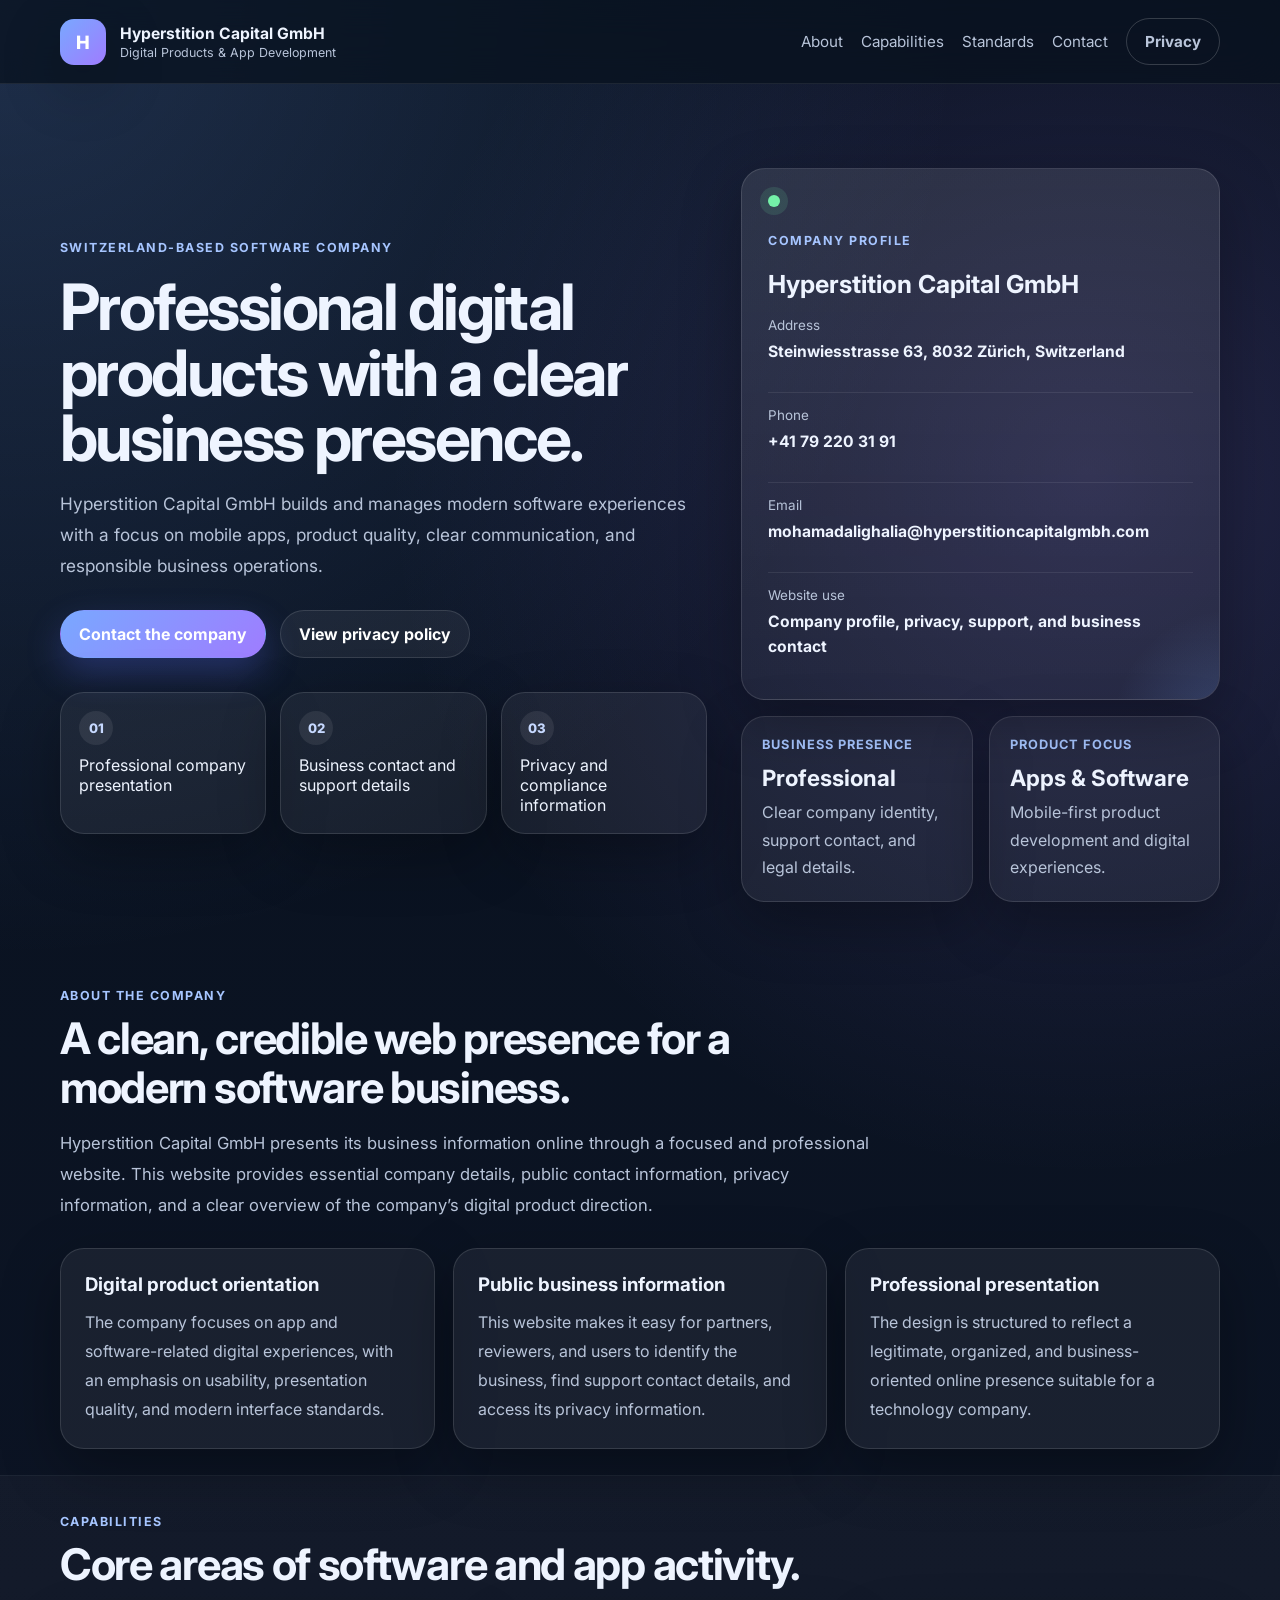
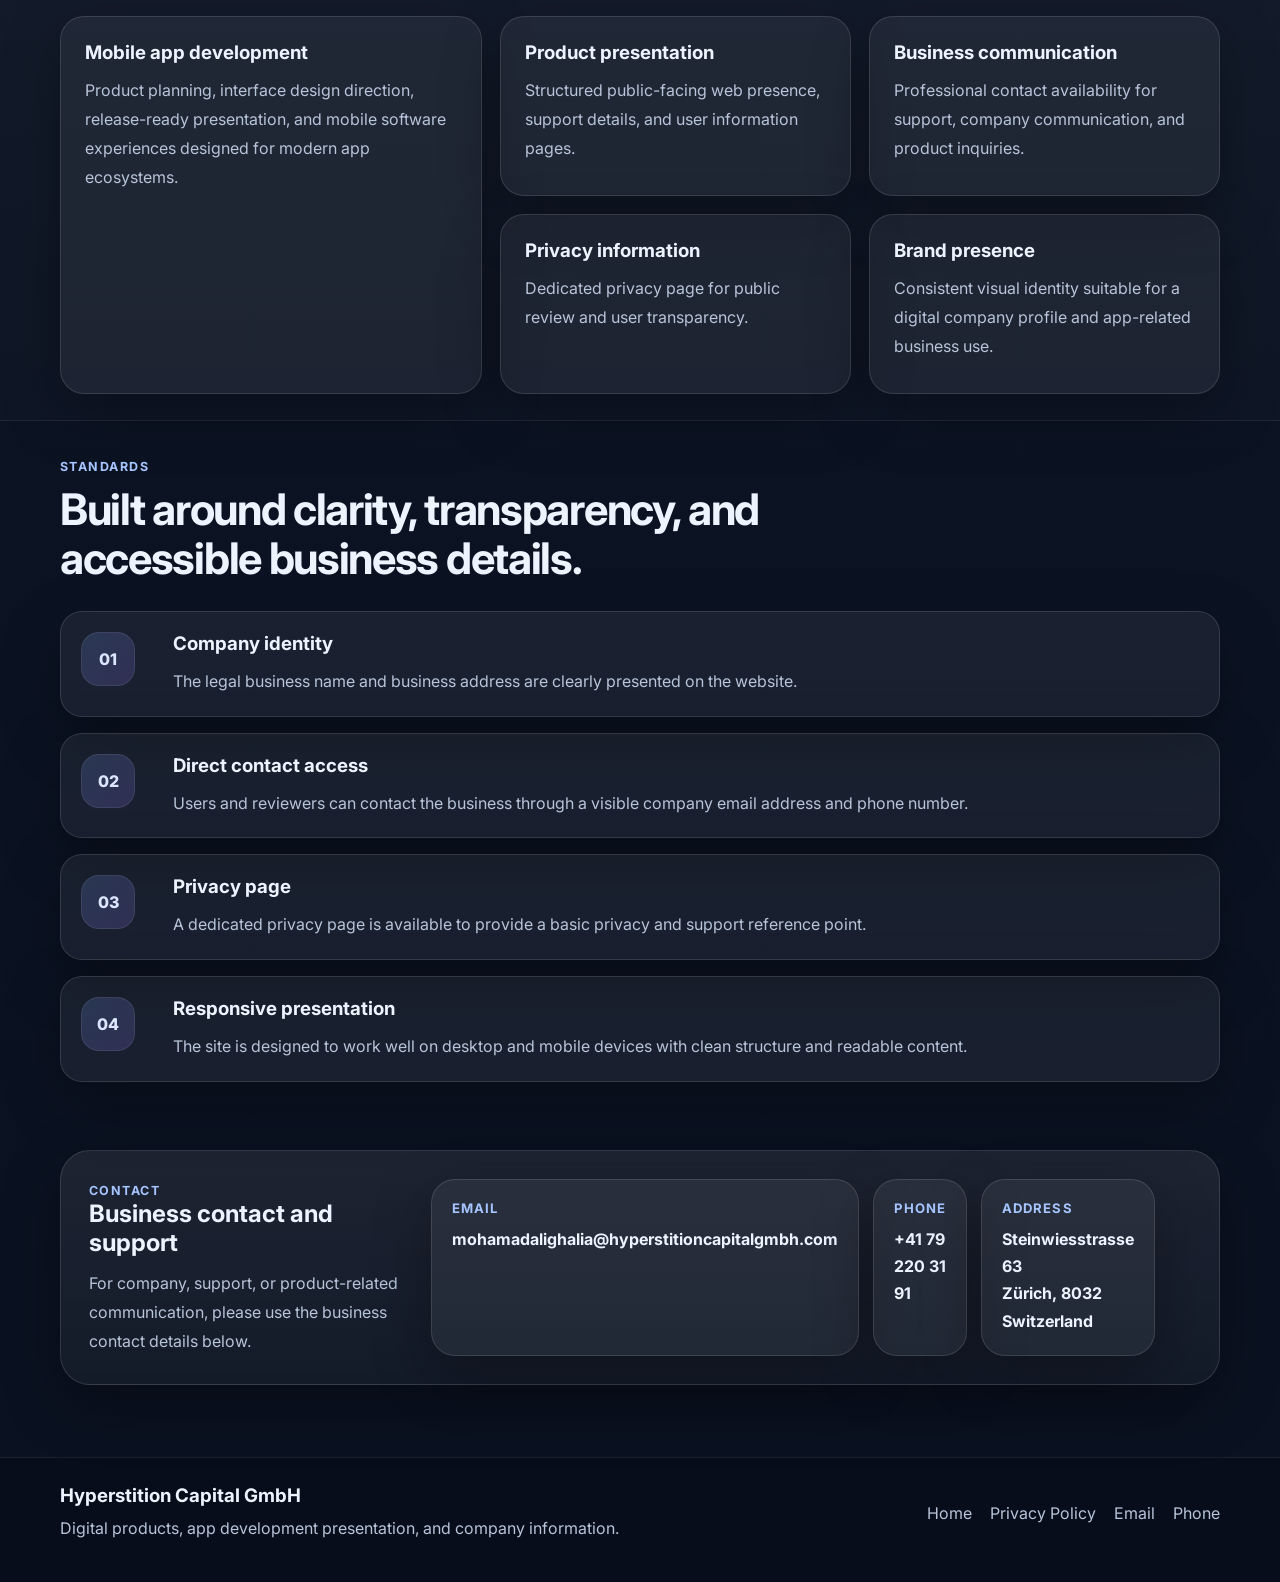
<file: index.html>
<!DOCTYPE html>
<html lang="en">
<head>
  <meta charset="UTF-8" />
  <meta name="viewport" content="width=device-width, initial-scale=1.0" />
  <title>Hyperstition Capital GmbH | Digital Products & App Development</title>
  <meta name="description" content="Hyperstition Capital GmbH is a Switzerland-based digital product company focused on app development, software experiences, and modern product design." />
  <link rel="preconnect" href="https://fonts.googleapis.com">
  <link rel="preconnect" href="https://fonts.gstatic.com" crossorigin>
  <link href="https://fonts.googleapis.com/css2?family=Inter:wght@400;500;600;700;800&display=swap" rel="stylesheet">
  <link rel="stylesheet" href="styles.css" />
</head>
<body>
  <div class="site-shell">
    <header class="topbar">
      <div class="container nav">
        <a href="index.html" class="brand">
          <span class="brand-mark">H</span>
          <span class="brand-text">
            <strong>Hyperstition Capital GmbH</strong>
            <small>Digital Products & App Development</small>
          </span>
        </a>
        <nav class="nav-links">
          <a href="#about">About</a>
          <a href="#capabilities">Capabilities</a>
          <a href="#standards">Standards</a>
          <a href="#contact">Contact</a>
          <a href="privacy.html" class="button button-outline">Privacy</a>
        </nav>
      </div>
    </header>

    <main>
      <section class="hero">
        <div class="container hero-grid">
          <div class="hero-copy">
            <div class="eyebrow">Switzerland-based software company</div>
            <h1>Professional digital products with a clear business presence.</h1>
            <p class="lead">
              Hyperstition Capital GmbH builds and manages modern software experiences with a focus on mobile apps,
              product quality, clear communication, and responsible business operations.
            </p>
            <div class="hero-actions">
              <a href="#contact" class="button">Contact the company</a>
              <a href="privacy.html" class="button button-secondary">View privacy policy</a>
            </div>

            <div class="trust-row">
              <div class="trust-item">
                <span class="trust-number">01</span>
                <span>Professional company presentation</span>
              </div>
              <div class="trust-item">
                <span class="trust-number">02</span>
                <span>Business contact and support details</span>
              </div>
              <div class="trust-item">
                <span class="trust-number">03</span>
                <span>Privacy and compliance information</span>
              </div>
            </div>
          </div>

          <div class="hero-panel">
            <div class="glass-card card-highlight">
              <div class="status-dot"></div>
              <p class="mini-label">Company profile</p>
              <h3>Hyperstition Capital GmbH</h3>
              <ul class="info-list">
                <li><span>Address</span><strong>Steinwiesstrasse 63, 8032 Zürich, Switzerland</strong></li>
                <li><span>Phone</span><strong><a href="tel:+41792203191">+41 79 220 31 91</a></strong></li>
                <li><span>Email</span><strong><a href="mailto:mohamadalighalia@hyperstitioncapitalgmbh.com">mohamadalighalia@hyperstitioncapitalgmbh.com</a></strong></li>
                <li><span>Website use</span><strong>Company profile, privacy, support, and business contact</strong></li>
              </ul>
            </div>

            <div class="metric-grid">
              <div class="metric-card">
                <span class="metric-title">Business Presence</span>
                <strong>Professional</strong>
                <p>Clear company identity, support contact, and legal details.</p>
              </div>
              <div class="metric-card">
                <span class="metric-title">Product Focus</span>
                <strong>Apps & Software</strong>
                <p>Mobile-first product development and digital experiences.</p>
              </div>
            </div>
          </div>
        </div>
      </section>

      <section class="section" id="about">
        <div class="container">
          <div class="section-heading">
            <span class="section-kicker">About the company</span>
            <h2>A clean, credible web presence for a modern software business.</h2>
            <p>
              Hyperstition Capital GmbH presents its business information online through a focused and professional website.
              This website provides essential company details, public contact information, privacy information, and a clear
              overview of the company’s digital product direction.
            </p>
          </div>

          <div class="grid-3">
            <article class="feature-card">
              <h3>Digital product orientation</h3>
              <p>
                The company focuses on app and software-related digital experiences, with an emphasis on usability,
                presentation quality, and modern interface standards.
              </p>
            </article>
            <article class="feature-card">
              <h3>Public business information</h3>
              <p>
                This website makes it easy for partners, reviewers, and users to identify the business, find support contact
                details, and access its privacy information.
              </p>
            </article>
            <article class="feature-card">
              <h3>Professional presentation</h3>
              <p>
                The design is structured to reflect a legitimate, organized, and business-oriented online presence suitable
                for a technology company.
              </p>
            </article>
          </div>
        </div>
      </section>

      <section class="section section-alt" id="capabilities">
        <div class="container">
          <div class="section-heading">
            <span class="section-kicker">Capabilities</span>
            <h2>Core areas of software and app activity.</h2>
          </div>

          <div class="capability-layout">
            <div class="capability-card large">
              <h3>Mobile app development</h3>
              <p>
                Product planning, interface design direction, release-ready presentation, and mobile software experiences
                designed for modern app ecosystems.
              </p>
            </div>
            <div class="capability-card">
              <h3>Product presentation</h3>
              <p>Structured public-facing web presence, support details, and user information pages.</p>
            </div>
            <div class="capability-card">
              <h3>Business communication</h3>
              <p>Professional contact availability for support, company communication, and product inquiries.</p>
            </div>
            <div class="capability-card">
              <h3>Privacy information</h3>
              <p>Dedicated privacy page for public review and user transparency.</p>
            </div>
            <div class="capability-card">
              <h3>Brand presence</h3>
              <p>Consistent visual identity suitable for a digital company profile and app-related business use.</p>
            </div>
          </div>
        </div>
      </section>

      <section class="section" id="standards">
        <div class="container">
          <div class="section-heading">
            <span class="section-kicker">Standards</span>
            <h2>Built around clarity, transparency, and accessible business details.</h2>
          </div>

          <div class="timeline">
            <div class="timeline-item">
              <span class="timeline-step">01</span>
              <div>
                <h3>Company identity</h3>
                <p>The legal business name and business address are clearly presented on the website.</p>
              </div>
            </div>
            <div class="timeline-item">
              <span class="timeline-step">02</span>
              <div>
                <h3>Direct contact access</h3>
                <p>Users and reviewers can contact the business through a visible company email address and phone number.</p>
              </div>
            </div>
            <div class="timeline-item">
              <span class="timeline-step">03</span>
              <div>
                <h3>Privacy page</h3>
                <p>A dedicated privacy page is available to provide a basic privacy and support reference point.</p>
              </div>
            </div>
            <div class="timeline-item">
              <span class="timeline-step">04</span>
              <div>
                <h3>Responsive presentation</h3>
                <p>The site is designed to work well on desktop and mobile devices with clean structure and readable content.</p>
              </div>
            </div>
          </div>
        </div>
      </section>

      <section class="section cta-section" id="contact">
        <div class="container cta-card">
          <div>
            <span class="section-kicker">Contact</span>
            <h2>Business contact and support</h2>
            <p>
              For company, support, or product-related communication, please use the business contact details below.
            </p>
          </div>
          <div class="contact-grid">
            <a class="contact-box" href="mailto:mohamadalighalia@hyperstitioncapitalgmbh.com">
              <span>Email</span>
              <strong>mohamadalighalia@hyperstitioncapitalgmbh.com</strong>
            </a>
            <a class="contact-box" href="tel:+41792203191">
              <span>Phone</span>
              <strong>+41 79 220 31 91</strong>
            </a>
            <div class="contact-box">
              <span>Address</span>
              <strong>Steinwiesstrasse 63<br>Zürich, 8032<br>Switzerland</strong>
            </div>
          </div>
        </div>
      </section>
    </main>

    <footer class="footer">
      <div class="container footer-grid">
        <div>
          <h3>Hyperstition Capital GmbH</h3>
          <p>Digital products, app development presentation, and company information.</p>
        </div>
        <div class="footer-links">
          <a href="index.html">Home</a>
          <a href="privacy.html">Privacy Policy</a>
          <a href="mailto:mohamadalighalia@hyperstitioncapitalgmbh.com">Email</a>
          <a href="tel:+41792203191">Phone</a>
        </div>
      </div>
    </footer>
  </div>
</body>
</html>
</file>
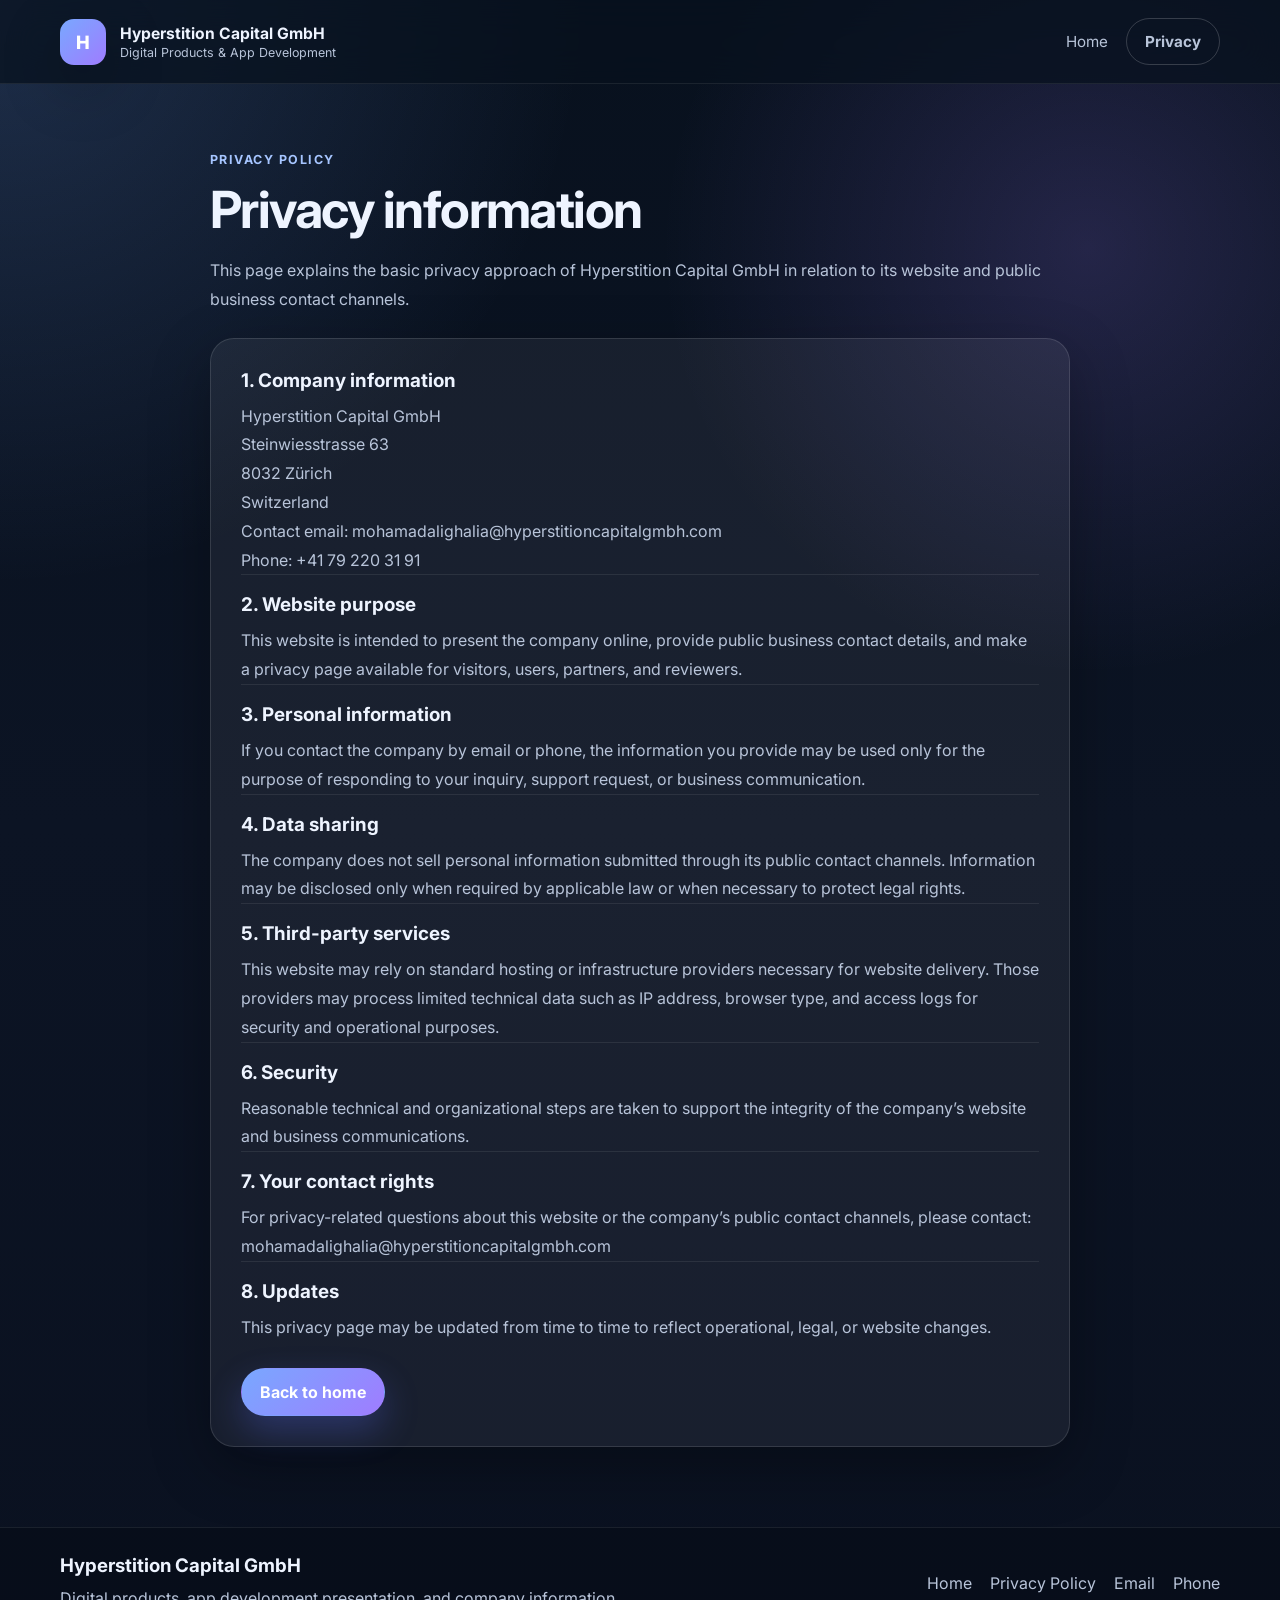
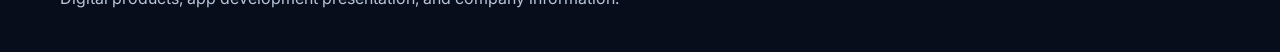
<file: privacy.html>
<!DOCTYPE html>
<html lang="en">
<head>
  <meta charset="UTF-8" />
  <meta name="viewport" content="width=device-width, initial-scale=1.0" />
  <title>Privacy Policy | Hyperstition Capital GmbH</title>
  <meta name="description" content="Privacy Policy for Hyperstition Capital GmbH." />
  <link rel="preconnect" href="https://fonts.googleapis.com">
  <link rel="preconnect" href="https://fonts.gstatic.com" crossorigin>
  <link href="https://fonts.googleapis.com/css2?family=Inter:wght@400;500;600;700;800&display=swap" rel="stylesheet">
  <link rel="stylesheet" href="styles.css" />
</head>
<body>
  <div class="site-shell">
    <header class="topbar">
      <div class="container nav">
        <a href="index.html" class="brand">
          <span class="brand-mark">H</span>
          <span class="brand-text">
            <strong>Hyperstition Capital GmbH</strong>
            <small>Digital Products & App Development</small>
          </span>
        </a>
        <nav class="nav-links">
          <a href="index.html">Home</a>
          <a href="privacy.html" class="button button-outline">Privacy</a>
        </nav>
      </div>
    </header>

    <main class="policy-page">
      <div class="container narrow">
        <div class="policy-hero">
          <span class="section-kicker">Privacy Policy</span>
          <h1>Privacy information</h1>
          <p>
            This page explains the basic privacy approach of Hyperstition Capital GmbH in relation to its website and
            public business contact channels.
          </p>
        </div>

        <div class="policy-card">
          <h2>1. Company information</h2>
          <p>
            Hyperstition Capital GmbH<br>
            Steinwiesstrasse 63<br>
            8032 Zürich<br>
            Switzerland
          </p>
          <p>
            Contact email:
            <a href="mailto:mohamadalighalia@hyperstitioncapitalgmbh.com">mohamadalighalia@hyperstitioncapitalgmbh.com</a><br>
            Phone:
            <a href="tel:+41792203191">+41 79 220 31 91</a>
          </p>

          <h2>2. Website purpose</h2>
          <p>
            This website is intended to present the company online, provide public business contact details, and make a
            privacy page available for visitors, users, partners, and reviewers.
          </p>

          <h2>3. Personal information</h2>
          <p>
            If you contact the company by email or phone, the information you provide may be used only for the purpose of
            responding to your inquiry, support request, or business communication.
          </p>

          <h2>4. Data sharing</h2>
          <p>
            The company does not sell personal information submitted through its public contact channels. Information may be
            disclosed only when required by applicable law or when necessary to protect legal rights.
          </p>

          <h2>5. Third-party services</h2>
          <p>
            This website may rely on standard hosting or infrastructure providers necessary for website delivery. Those
            providers may process limited technical data such as IP address, browser type, and access logs for security and
            operational purposes.
          </p>

          <h2>6. Security</h2>
          <p>
            Reasonable technical and organizational steps are taken to support the integrity of the company’s website and
            business communications.
          </p>

          <h2>7. Your contact rights</h2>
          <p>
            For privacy-related questions about this website or the company’s public contact channels, please contact:
            <a href="mailto:mohamadalighalia@hyperstitioncapitalgmbh.com">mohamadalighalia@hyperstitioncapitalgmbh.com</a>
          </p>

          <h2>8. Updates</h2>
          <p>
            This privacy page may be updated from time to time to reflect operational, legal, or website changes.
          </p>

          <div class="policy-footer-note">
            <a href="index.html" class="button">Back to home</a>
          </div>
        </div>
      </div>
    </main>

    <footer class="footer">
      <div class="container footer-grid">
        <div>
          <h3>Hyperstition Capital GmbH</h3>
          <p>Digital products, app development presentation, and company information.</p>
        </div>
        <div class="footer-links">
          <a href="index.html">Home</a>
          <a href="privacy.html">Privacy Policy</a>
          <a href="mailto:mohamadalighalia@hyperstitioncapitalgmbh.com">Email</a>
          <a href="tel:+41792203191">Phone</a>
        </div>
      </div>
    </footer>
  </div>
</body>
</html>
</file>
<file: styles.css>
:root{
  --bg:#09111f;
  --bg-soft:#0f1b31;
  --panel:rgba(255,255,255,0.06);
  --panel-strong:rgba(255,255,255,0.09);
  --text:#eef4ff;
  --muted:#b8c4d9;
  --line:rgba(255,255,255,0.12);
  --accent:#79a8ff;
  --accent-2:#9f7cff;
  --shadow:0 20px 60px rgba(0,0,0,0.30);
  --radius:24px;
}
*{box-sizing:border-box}
html{scroll-behavior:smooth}
body{
  margin:0;
  font-family:'Inter',system-ui,-apple-system,BlinkMacSystemFont,'Segoe UI',sans-serif;
  color:var(--text);
  background:
    radial-gradient(circle at top left, rgba(121,168,255,0.20), transparent 28%),
    radial-gradient(circle at 85% 15%, rgba(159,124,255,0.18), transparent 24%),
    linear-gradient(180deg,#08111e 0%, #0c1424 50%, #0a1120 100%);
  min-height:100vh;
}
a{color:inherit;text-decoration:none}
.container{width:min(1160px, calc(100% - 40px));margin:0 auto}
.narrow{width:min(860px, calc(100% - 40px))}
.topbar{
  position:sticky;top:0;z-index:20;
  backdrop-filter:blur(18px);
  background:rgba(8,17,30,0.72);
  border-bottom:1px solid rgba(255,255,255,0.08);
}
.nav{
  display:flex;align-items:center;justify-content:space-between;
  padding:18px 0;
  gap:20px;
}
.brand{display:flex;align-items:center;gap:14px}
.brand-mark{
  width:46px;height:46px;border-radius:14px;
  display:grid;place-items:center;
  background:linear-gradient(135deg,var(--accent),var(--accent-2));
  color:white;font-weight:800;font-size:1.15rem;
  box-shadow:var(--shadow);
}
.brand-text{display:flex;flex-direction:column;gap:2px}
.brand-text strong{font-size:0.98rem}
.brand-text small{color:var(--muted);font-size:0.78rem}
.nav-links{display:flex;align-items:center;gap:18px;flex-wrap:wrap}
.nav-links a{color:var(--muted);font-size:0.95rem}
.nav-links a:hover{color:var(--text)}

.button{
  display:inline-flex;align-items:center;justify-content:center;
  gap:8px;
  padding:13px 18px;border-radius:999px;
  background:linear-gradient(135deg,var(--accent),var(--accent-2));
  color:white;font-weight:700;border:1px solid transparent;
  box-shadow:0 15px 35px rgba(92,112,255,0.28);
}
.button:hover{transform:translateY(-1px)}
.button-secondary{
  background:rgba(255,255,255,0.06);
  border:1px solid rgba(255,255,255,0.12);
  box-shadow:none;
}
.button-outline{
  background:transparent;
  border:1px solid rgba(255,255,255,0.18);
  box-shadow:none;
}

.hero{padding:84px 0 48px}
.hero-grid{
  display:grid;grid-template-columns:1.15fr 0.85fr;gap:34px;align-items:center;
}
.eyebrow,.section-kicker,.mini-label{
  display:inline-block;
  font-size:0.78rem;font-weight:700;letter-spacing:0.12em;text-transform:uppercase;
  color:#a6c5ff;
}
.hero h1{
  font-size:clamp(2.7rem,5vw,4.6rem);
  line-height:1.02;
  margin:18px 0 18px;
  letter-spacing:-0.04em;
}
.lead{
  color:var(--muted);
  font-size:1.08rem;
  line-height:1.8;
  max-width:720px;
}
.hero-actions{
  display:flex;gap:14px;flex-wrap:wrap;
  margin:28px 0 34px;
}
.trust-row{
  display:grid;grid-template-columns:repeat(3,1fr);gap:14px;
}
.trust-item,.metric-card,.feature-card,.capability-card,.contact-box,.policy-card,.glass-card{
  border:1px solid var(--line);
  background:var(--panel);
  border-radius:var(--radius);
  box-shadow:var(--shadow);
}
.trust-item{
  padding:18px;
  display:flex;flex-direction:column;gap:10px;
}
.trust-number{
  width:34px;height:34px;border-radius:50%;
  display:grid;place-items:center;
  background:rgba(255,255,255,0.08);
  font-size:0.82rem;font-weight:800;color:#c7d9ff;
}
.hero-panel{display:flex;flex-direction:column;gap:16px}
.glass-card{
  padding:26px;
  background:linear-gradient(180deg, rgba(255,255,255,0.10), rgba(255,255,255,0.05));
}
.card-highlight{position:relative;overflow:hidden}
.card-highlight::after{
  content:"";
  position:absolute;inset:auto -30% -30% auto;
  width:260px;height:260px;border-radius:50%;
  background:radial-gradient(circle, rgba(121,168,255,0.22), transparent 65%);
}
.status-dot{
  width:12px;height:12px;border-radius:50%;
  background:#74f1a8;box-shadow:0 0 0 8px rgba(116,241,168,0.12);
  margin-bottom:14px;
}
.glass-card h3{margin:8px 0 18px;font-size:1.55rem}
.info-list{list-style:none;padding:0;margin:0;display:grid;gap:14px}
.info-list li{
  display:grid;gap:6px;
  padding:14px 0;border-top:1px solid rgba(255,255,255,0.08);
}
.info-list li:first-child{border-top:none;padding-top:0}
.info-list span{color:var(--muted);font-size:0.84rem}
.info-list strong{font-size:0.98rem;line-height:1.6}
.metric-grid{display:grid;grid-template-columns:repeat(2,1fr);gap:16px}
.metric-card{padding:20px}
.metric-title{display:block;color:#a6c5ff;font-size:0.8rem;font-weight:700;text-transform:uppercase;letter-spacing:0.08em}
.metric-card strong{display:block;font-size:1.4rem;margin:12px 0 8px}
.metric-card p{margin:0;color:var(--muted);line-height:1.7}

.section{padding:34px 0 26px}
.section-alt{
  background:linear-gradient(180deg, rgba(255,255,255,0.03), rgba(255,255,255,0.01));
  border-top:1px solid rgba(255,255,255,0.06);
  border-bottom:1px solid rgba(255,255,255,0.06);
}
.section-heading{max-width:820px;margin-bottom:28px}
.section-heading h2{
  margin:10px 0 14px;
  font-size:clamp(2rem,3.4vw,3rem);
  line-height:1.12;
  letter-spacing:-0.03em;
}
.section-heading p{color:var(--muted);line-height:1.85;font-size:1.04rem}

.grid-3{display:grid;grid-template-columns:repeat(3,1fr);gap:18px}
.feature-card{padding:24px}
.feature-card h3,.capability-card h3,.timeline-item h3,.cta-card h2{margin:0 0 12px}
.feature-card p,.capability-card p,.timeline-item p,.cta-card p,.policy-card p{margin:0;color:var(--muted);line-height:1.8}

.capability-layout{
  display:grid;grid-template-columns:1.2fr 1fr 1fr;gap:18px;
}
.capability-card{padding:24px;min-height:180px}
.capability-card.large{grid-row:span 2;min-height:378px}

.timeline{display:grid;gap:16px}
.timeline-item{
  display:grid;grid-template-columns:74px 1fr;gap:18px;
  align-items:flex-start;
  border:1px solid var(--line);
  background:var(--panel);
  border-radius:22px;
  padding:20px;
  box-shadow:var(--shadow);
}
.timeline-step{
  width:54px;height:54px;border-radius:18px;
  display:grid;place-items:center;
  background:linear-gradient(135deg, rgba(121,168,255,0.18), rgba(159,124,255,0.18));
  border:1px solid rgba(255,255,255,0.08);
  font-weight:800;color:#dce7ff;
}

.cta-section{padding:42px 0 72px}
.cta-card{
  display:grid;grid-template-columns:0.9fr 1.1fr;gap:20px;
  padding:28px;
  border:1px solid var(--line);
  background:linear-gradient(180deg, rgba(255,255,255,0.08), rgba(255,255,255,0.04));
  border-radius:30px;
  box-shadow:var(--shadow);
}
.contact-grid{display:grid;grid-template-columns:repeat(3,1fr);gap:14px}
.contact-box{padding:20px}
.contact-box span{display:block;color:#a6c5ff;font-size:0.82rem;font-weight:700;text-transform:uppercase;letter-spacing:0.08em;margin-bottom:10px}
.contact-box strong{line-height:1.7;font-size:1rem}

.footer{
  border-top:1px solid rgba(255,255,255,0.08);
  background:rgba(5,10,20,0.5);
}
.footer-grid{
  display:grid;grid-template-columns:1fr auto;gap:20px;
  padding:26px 0 40px;
}
.footer h3{margin:0 0 8px}
.footer p{margin:0;color:var(--muted);line-height:1.7}
.footer-links{display:flex;align-items:center;gap:18px;flex-wrap:wrap}
.footer-links a{color:var(--muted)}
.footer-links a:hover{color:var(--text)}

.policy-page{padding:64px 0 80px}
.policy-hero{margin-bottom:24px}
.policy-hero h1{
  margin:10px 0 14px;
  font-size:clamp(2.2rem,4vw,3.4rem);
  letter-spacing:-0.03em;
}
.policy-hero p{color:var(--muted);line-height:1.8}
.policy-card{padding:30px}
.policy-card h2{
  margin:0 0 10px;
  padding-top:18px;
  border-top:1px solid rgba(255,255,255,0.08);
  font-size:1.18rem;
}
.policy-card h2:first-child{padding-top:0;border-top:none}
.policy-footer-note{margin-top:26px}

@media (max-width: 1024px){
  .hero-grid,.cta-card,.capability-layout,.grid-3,.contact-grid,.trust-row,.footer-grid{
    grid-template-columns:1fr;
  }
  .capability-card.large{grid-row:auto;min-height:220px}
}
@media (max-width: 760px){
  .nav{align-items:flex-start;flex-direction:column}
  .nav-links{width:100%}
  .hero{padding-top:50px}
  .hero h1{font-size:2.5rem}
  .lead{font-size:1rem}
  .button{width:100%}
  .hero-actions{flex-direction:column}
  .timeline-item{grid-template-columns:1fr}
  .container,.narrow{width:min(100% - 24px, 1160px)}
  .glass-card,.feature-card,.capability-card,.metric-card,.contact-box,.policy-card{border-radius:20px}
}
</file>
